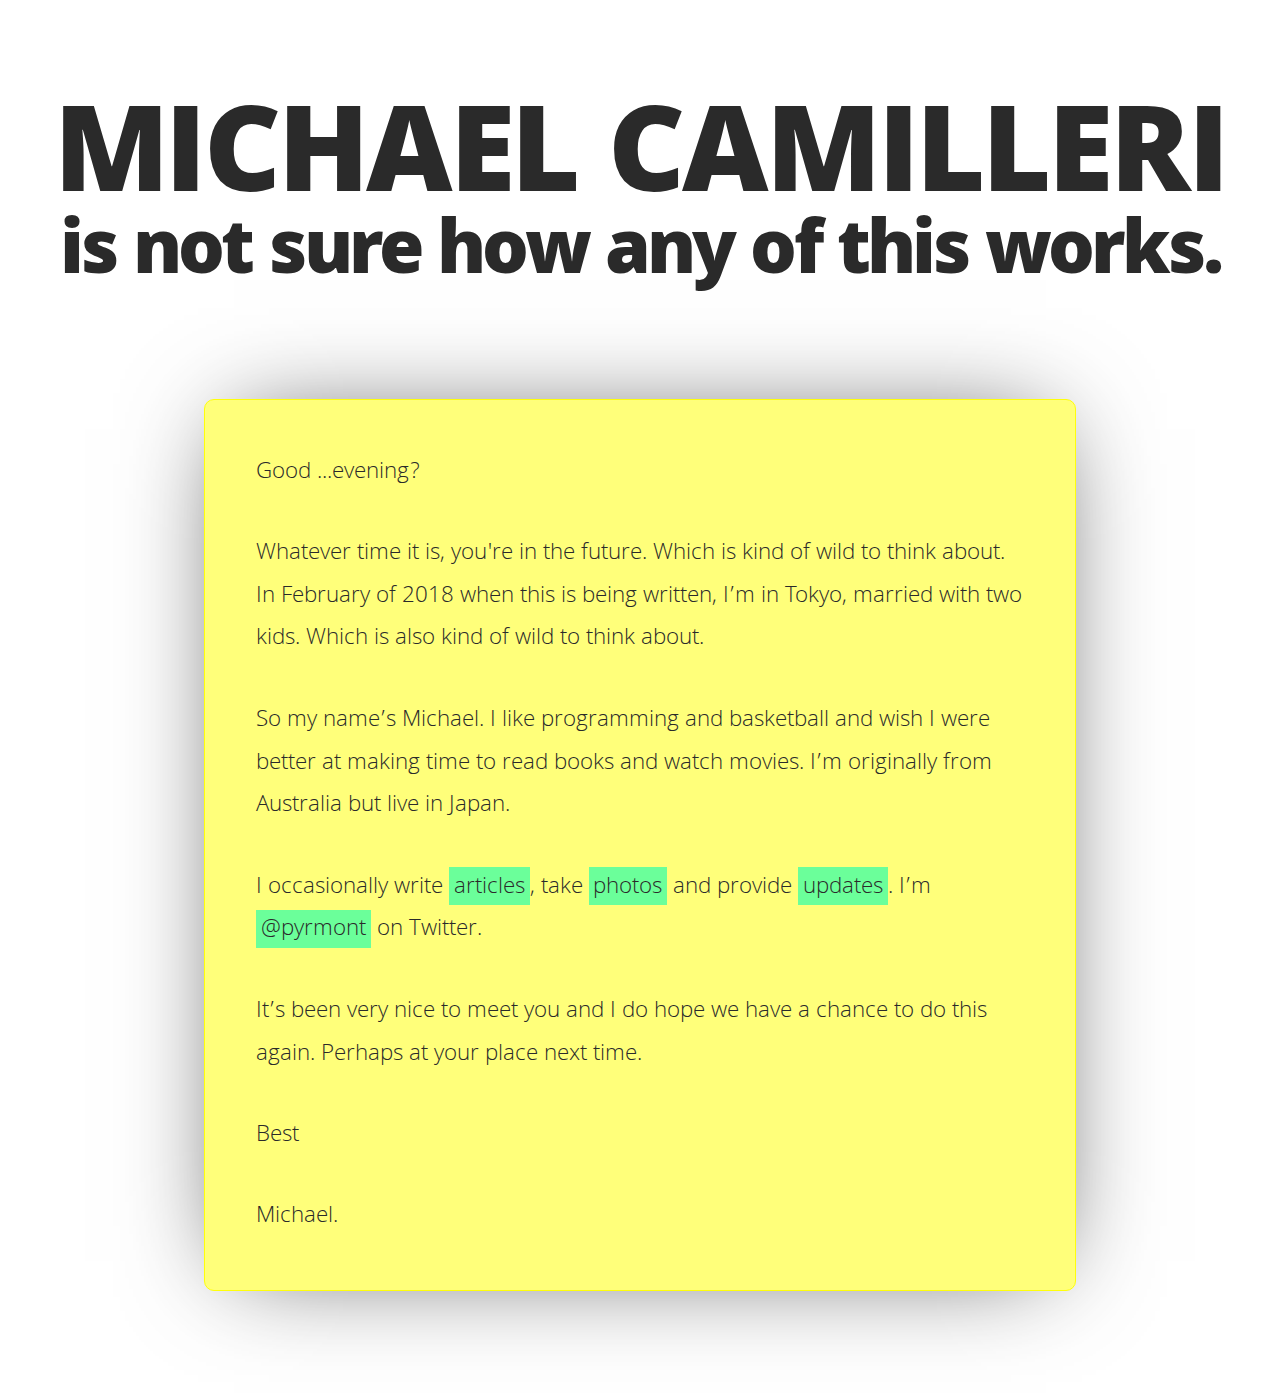
<file: index.html>
<!DOCTYPE html>
<html>
<head>

    <meta http-equiv="Content-Type" content="text/html; charset=UTF-8">
    <meta name="viewport" content="width=device-width">

    <title>Michael Camilleri's home on the Internet.</title>

    <link href="https://fonts.googleapis.com/css?family=Khula:300,800" rel="stylesheet">
    <link rel="stylesheet" href="/assets/reset.css" type="text/css">
    <link rel="stylesheet" href="/assets/style.css?v=3.2" type="text/css">

    <link rel="shortcut icon" href="http://assets.inqk.net/favicons/circle.ico">

    <link href="https://micro.blog/pyrmont" rel="me" />

</head>
<body>

    <header>
        <h1><span class="given_name">Michael</span> <span class="family_name">Camilleri</span></h1>
        <h2>is not sure how any of this works.</h2>
    </header>

    <section id="content">
        <p>Good ...evening?</p>

        <p>Whatever time it is, you're in the future. Which is kind of wild to think about. In February of 2018 when this is being written, I&rsquo;m in Tokyo, married with two kids. Which is also kind of wild to think about.</p>

        <p>So my name&rsquo;s Michael. I like programming and basketball and wish I were better at making time to read books and watch movies. I&rsquo;m originally from Australia but live in Japan.</p>

        <p>I occasionally write <a href="http://articles.inqk.net/">articles</a>, take <a href="http://photos.inqk.net/">photos</a> and provide <a href="https://updates.inqk.net/">updates</a>. I&rsquo;m <a href="https://twitter.com/pyrmont/">@pyrmont</a> on Twitter.</p>

        <p>It&rsquo;s been very nice to meet you and I do hope we have a chance to do this again. Perhaps at your place next time.</p>

        <p>Best</p>

        <p>Michael.</p>
    </section>
</body>
</html>
</file>
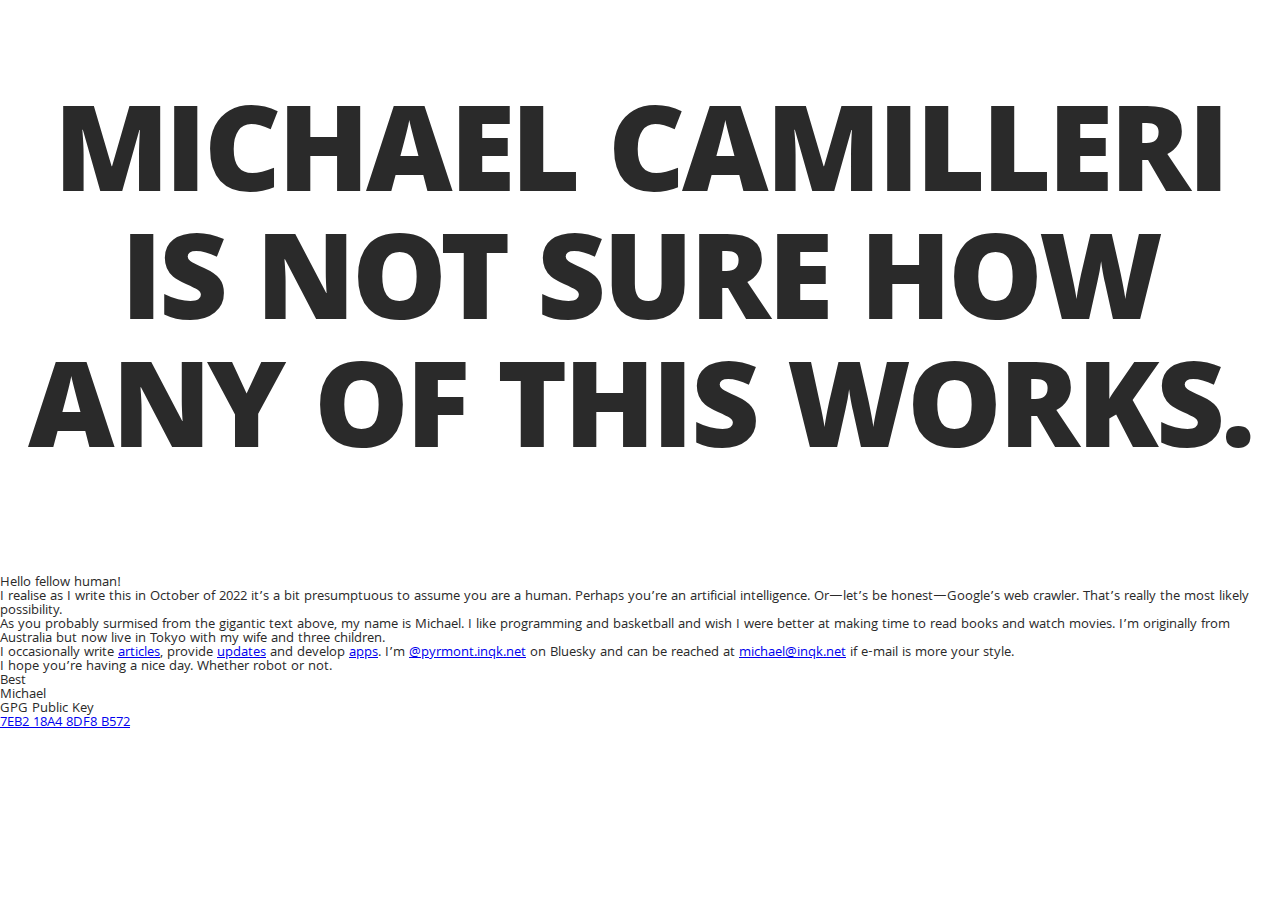
<file: src/index.html>
<!DOCTYPE html>
<html>
<head>

    <meta http-equiv="Content-Type" content="text/html; charset=UTF-8">
    <meta name="viewport" content="width=device-width">

    <title>Michael Camilleri's home on the Internet.</title>

    <link href="https://fonts.googleapis.com/css?family=Khula:300,800" rel="stylesheet">
    <link rel="stylesheet" href="/assets/reset.css" type="text/css">
    <link rel="stylesheet" href="/assets/style.css?v=202106230901" type="text/css">

    <link rel="shortcut icon" href="http://assets.inqk.net/favicons/circle.ico">

    <link href="https://github.com/pyrmont" rel="me" />
    <link href="https://micro.blog/pyrmont" rel="me" />
    <link href="https://social.lol/@pyrmont" rel="me" />
    <link href="https://twitter.com/pyrmont" rel="me" />

</head>
<body>

    <header>
        <h1><span class="given name">Michael</span> <span class="family name">Camilleri</span>
            <span class="strapline">is not sure how any of this works.</span></h1>
    </header>

		<main>
        <p>Hello fellow human!</p>

        <p>I realise as I write this in October of 2022 it&rsquo;s a bit
        presumptuous to assume you are a human. Perhaps you&rsquo;re an artificial
        intelligence. Or&mdash;let&rsquo;s be honest&mdash;Google&rsquo;s web crawler.
        That&rsquo;s really the most likely possibility.</p>

        <p>As you probably surmised from the gigantic text above, my name is
        Michael. I like programming and basketball and wish I were better at
        making time to read books and watch movies. I&rsquo;m originally from
        Australia but now live in Tokyo with my wife and three children.</p>

        <p>I occasionally write <a href="https://articles.inqk.net/">articles</a>,
        provide <a href="https://updates.inqk.net/">updates</a> and develop
        <a href="https://apps.inqk.net/">apps</a>. I&rsquo;m
        <a href="https://bsky.app/profile/pyrmont.inqk.net" rel="me">@pyrmont.inqk.net</a>
        on Bluesky and can be reached at <a href="mailto:michael@inqk.net">michael@inqk.net</a>
        if e-mail is more your style.</p>

        <p>I hope you&rsquo;re having a nice day. Whether robot or not.</p>

        <p>Best</p>

        <p>Michael</p>
    </main>

    <footer>

      <h2>GPG Public Key</h2>
      <a href="https://inqk.net/7EB218A48DF8B572.asc">
        <code>7EB2 18A4 8DF8 B572</code>
      </a>

    </footer>

</body>
</html>
</file>
<file: assets/style.css>
body {
  background-color: #ffffff;
  color: #2a2a2a;
  display: flex;
  flex-direction: column;
  font-family: 'Khula', sans-serif;
  font-size: 14px;
  padding: 0;
  margin-bottom: 5vw;
}

header {
  font-family: 'Khula';
  margin: 8vw 0 8vw 0;
  text-align: center;
}
header h1 {
  font-size: 10vw;
  font-weight: 800;
  letter-spacing: -0.25vw;
  margin-bottom: -1vw;
  text-transform: uppercase;
}
header h2 {
  font-size: 6.2vw;
  font-weight: 800;
  letter-spacing: -0.3vw;
}

section {
  background-color: #ffff7a;
  border: 1px solid #ffff0a;
  border-radius: 10px 10px 10px 10px;
  box-shadow: 0px 0px 100px -30px rgba(0,0,0,0.75);
  margin: 0 auto 3vw auto;
  padding: 4vw 4vw;
  width: 60vw;
}
section p {
  font-size: 1.7em;
  font-weight: 300;
  line-height: 1.8em;
  margin-top: 3vw;
}
section p:first-child {
  margin-top: 0;
}
section p a {
  background: #6bff9a;
  color: inherit;
  display: inline-block;
  line-height: 1em;
  padding: 0.4em 0.2em 0.2em 0.2em;
  text-decoration: none;
}

@media handheld, only screen and (max-width: 768px) {
  header h1 { font-size: 16.5vw; line-height: 14vw; margin-bottom: 5px; }
  header h2 { font-size: 5.5vw;}
  section { padding: 8vw; width: 70vw; }
  section p { font-size: 1.4em; }
}
</file>
